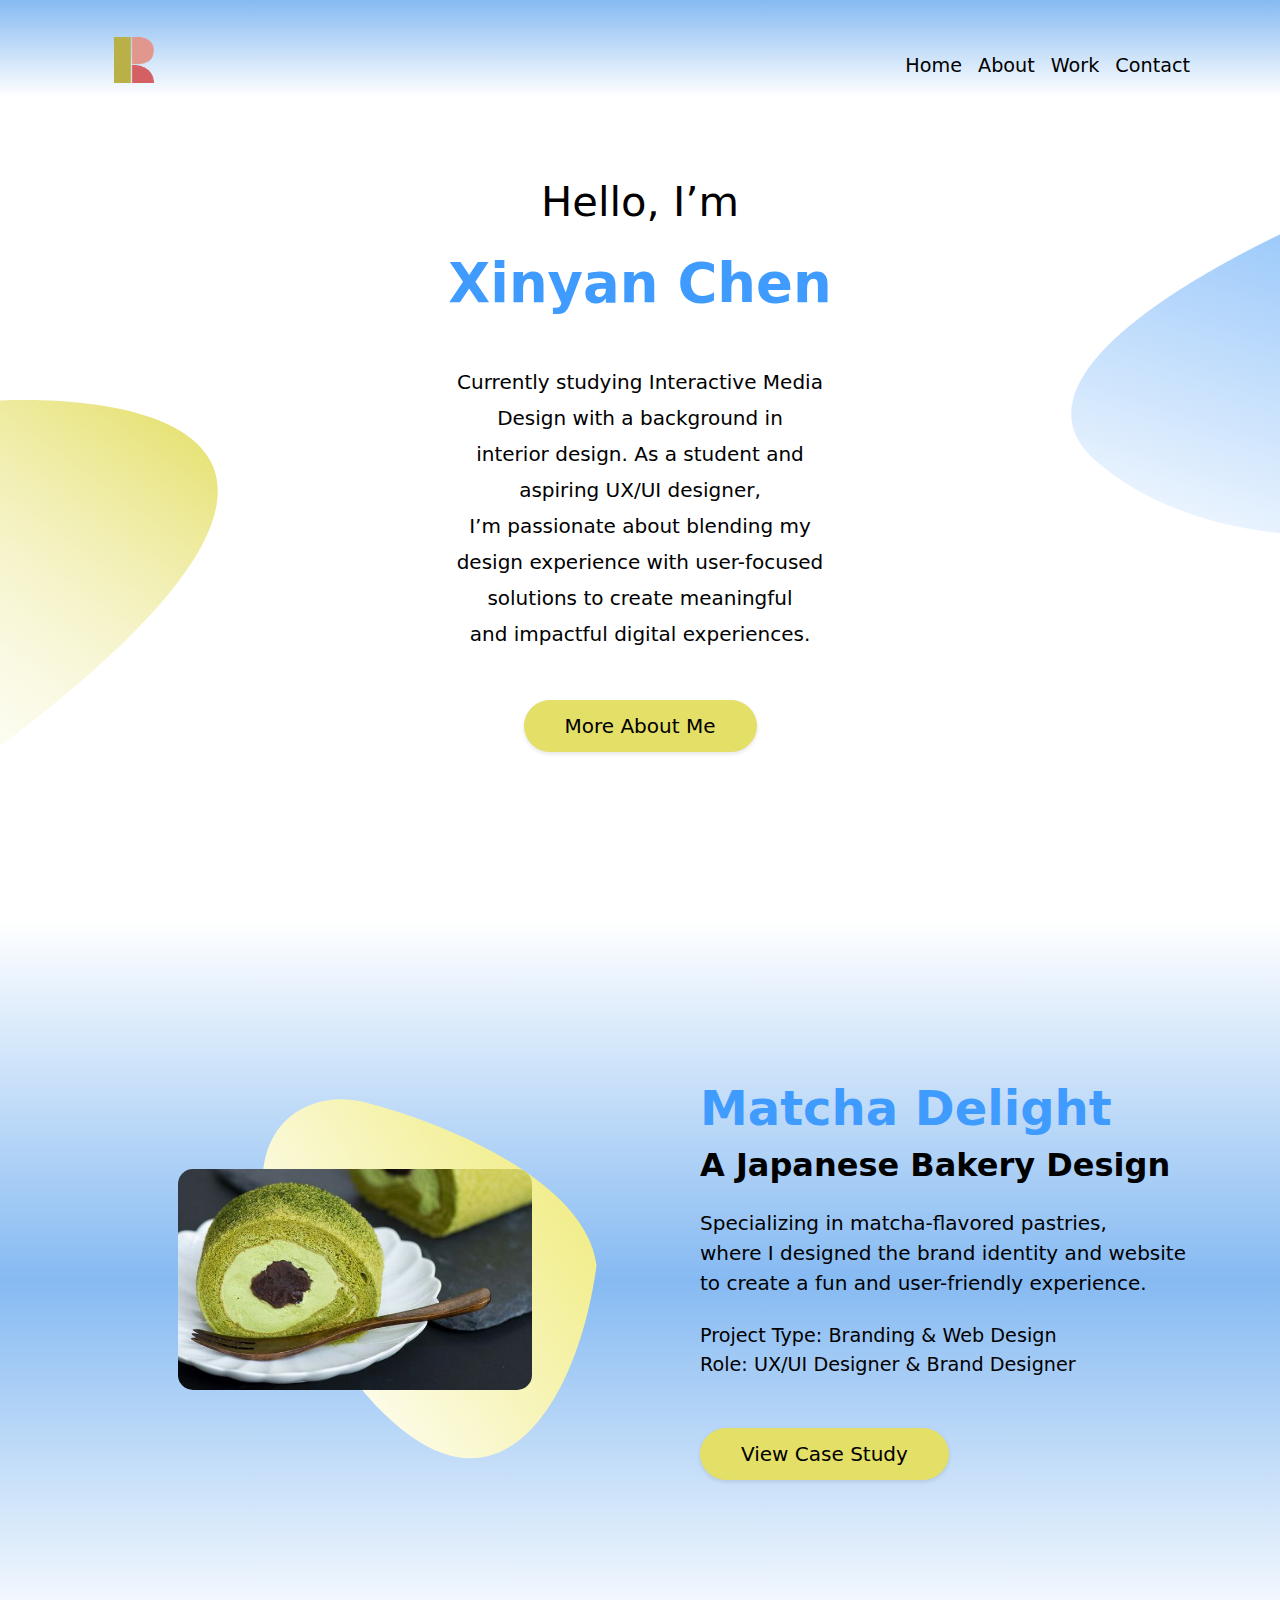
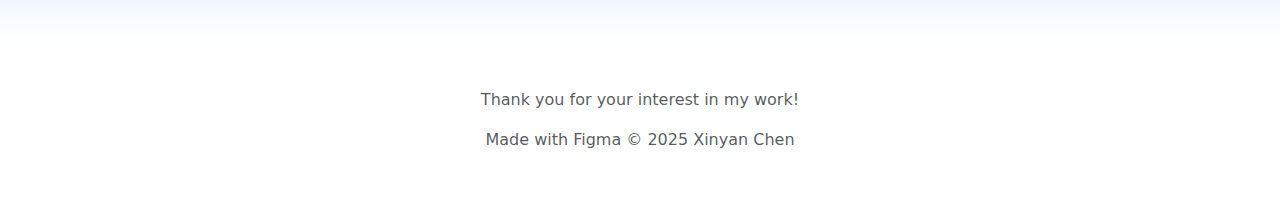
<file: index.html>
<!DOCTYPE html>
<html lang="en">

<head>
    <meta charset="UTF-8">
    <meta name="viewport" content="width=device-width, initial-scale=1.0">
    <title>Portfolio</title>
    <!-- Accessibility: Add skip link -->
    <link rel="stylesheet" href="./css/main.css">
    <style>
        .skip-link {
            position: absolute;
            top: -40px;
            left: 0;
            background: #000;
            color: #e994b9;
            padding: 8px;
            z-index: 100;
        }
        .skip-link:focus {
            top: 0;
        }
    </style>
    <!-- Bootstrap CSS -->
    <link href="https://cdn.jsdelivr.net/npm/bootstrap@5.3.3/dist/css/bootstrap.min.css" rel="stylesheet"
        integrity="sha384-QWTKZyjpPEjISv5WaRU9OFeRpok6YctnYmDr5pNlyT2bRjXh0JMhjY6hW+ALEwIH" crossorigin="anonymous">
    <!-- Bootstrap icons -->
    <link rel="stylesheet" href="https://cdn.jsdelivr.net/npm/bootstrap-icons@1.11.3/font/bootstrap-icons.min.css">
    <!-- Custom CSS -->
    <link rel="stylesheet" href="./css/main.css">

</head>

<body>
     <!-- Accessibility: Add skip to main content link -->
     <a href="#main-content" class="skip-link">Skip to main content</a>

    <header>
        <nav class="navbar navbar-expand-xl custom-navbar">
            <div class="container-xl">

                <a class="navbar-brand order-1" href="#">
                    <img src="./images/logo.png" alt="My portfolio logo" width="40">
                </a>

                <!-- 汉堡菜单按钮：在中小屏幕时显示，靠左 -->
                <button class="navbar-toggler" type="button" data-bs-toggle="collapse"
                    data-bs-target="#navbarSupportedContent" aria-controls="navbarSupportedContent"
                    aria-expanded="false" aria-label="Toggle navigation">
                    <span class="navbar-toggler-icon"></span>
                </button>

                <!-- 导航菜单：大屏显示在右，中小屏隐藏在汉堡里 -->
                <div class="collapse navbar-collapse order-lg-2" id="navbarSupportedContent">
                    <ul class="navbar-nav ms-auto mb-2 mb-lg-0">
                        <li class="nav-item">
                            <a class="fs-6 nav-link home-link" aria-current="page" href="#">Home</a>
                        </li>
                        <li class="nav-item">
                            <a class="fs-6 nav-link" href="about.html">About</a>
                        </li>
                        <li class="nav-item">
                            <a class="fs-6 nav-link" href="#work">Work</a>
                        </li>
                        <li class="nav-item">
                            <a class="fs-6 nav-link" href="contact.html">Contact</a>
                        </li>
                    </ul>
                </div>
            </div>
        </nav>
    </header>

    <main>
        <!-- Introduction Section -->
        <section id="intro" class="intro-section d-flex align-items-center justify-content-center text-center pb-2">
            <div class="container-xl">
                <h3 class="fs-3 mb-4 ">Hello, I’m</h3>
                <h1 class="fs-1 mb-5">Xinyan Chen</h1>
                <p class="lead mb-5">
                    Currently studying Interactive Media<br>
                    Design with a background in <br>
                    interior design. As a student and <br>
                    aspiring UX/UI designer,<br>
                    I’m passionate about blending my <br>
                    design experience with user-focused<br>
                    solutions to create meaningful<br>
                    and impactful digital experiences.
                </p>
                <a class="btn btn-custom btn-lg" href="/portfolio/about.html">More About Me</a>
            </div>
        </section>

        <!-- Case Section -->
        <section id="case" class="case-section ">
            <div class="container-xl">
                <div class="row">
                    <div class="case-image-section col-12 col-md-6 mb-5 mb-md-0">
                        <div class="case-image">
                            <img src="./images/matcha.png" alt="A image of Matcha delight bakery project">
                        </div>
                    </div>   
                    <div class="case-content-section col-12 col-md-6 d-flex justify-content-center align-items-center col-md-6 ps-md-5">
                        <div class="case-content">
                            <div>
                                <h2 class="fs-2 ">Matcha Delight</h2>
                                <h4 class="fs-4 mb-4">A Japanese Bakery Design</h3>
                            </div>
                            <div>
                                <p class="lead fs-5 mb-4">Specializing in matcha-flavored pastries,<br>
                                where I designed the brand identity and website<br>
                                to create a fun and user-friendly experience.</p>
                            </div>
                            <div>
                                <p class="fs-6 mb-4 pb-4">Project Type: Branding & Web Design<br>
                                Role: UX/UI Designer & Brand Designer</p>
                             <div class="d-flex justify-content-center justify-content-md-start mt-3">
                                 <a class="btn btn-case btn-custom btn-lg" href="" aria-label="View full case study of Matcha Delight project">View Case Study</a>
                             </div>
                    </div>
                </div>
            </div>
        </section>
    </main>

    <footer class="text-black text-center" role="contentinfo">
        <div class="container-xl pt-5 pb-5">
            <p class="text-muted">Thank you for your interest in my work!</p>
            <p class="text-muted">Made with Figma © 2025 Xinyan Chen</p>
        </div>
    </footer>

    <!-- Bootstrap JS -->
    <script src="https://cdn.jsdelivr.net/npm/bootstrap@5.3.3/dist/js/bootstrap.bundle.min.js"
        integrity="sha384-YvpcrYf0tY3lHB60NNkmXc5s9fDVZLESaAA55NDzOxhy9GkcIdslK1eN7N6jIeHz"
        crossorigin="anonymous"></script>
</body>

</html>
</file>
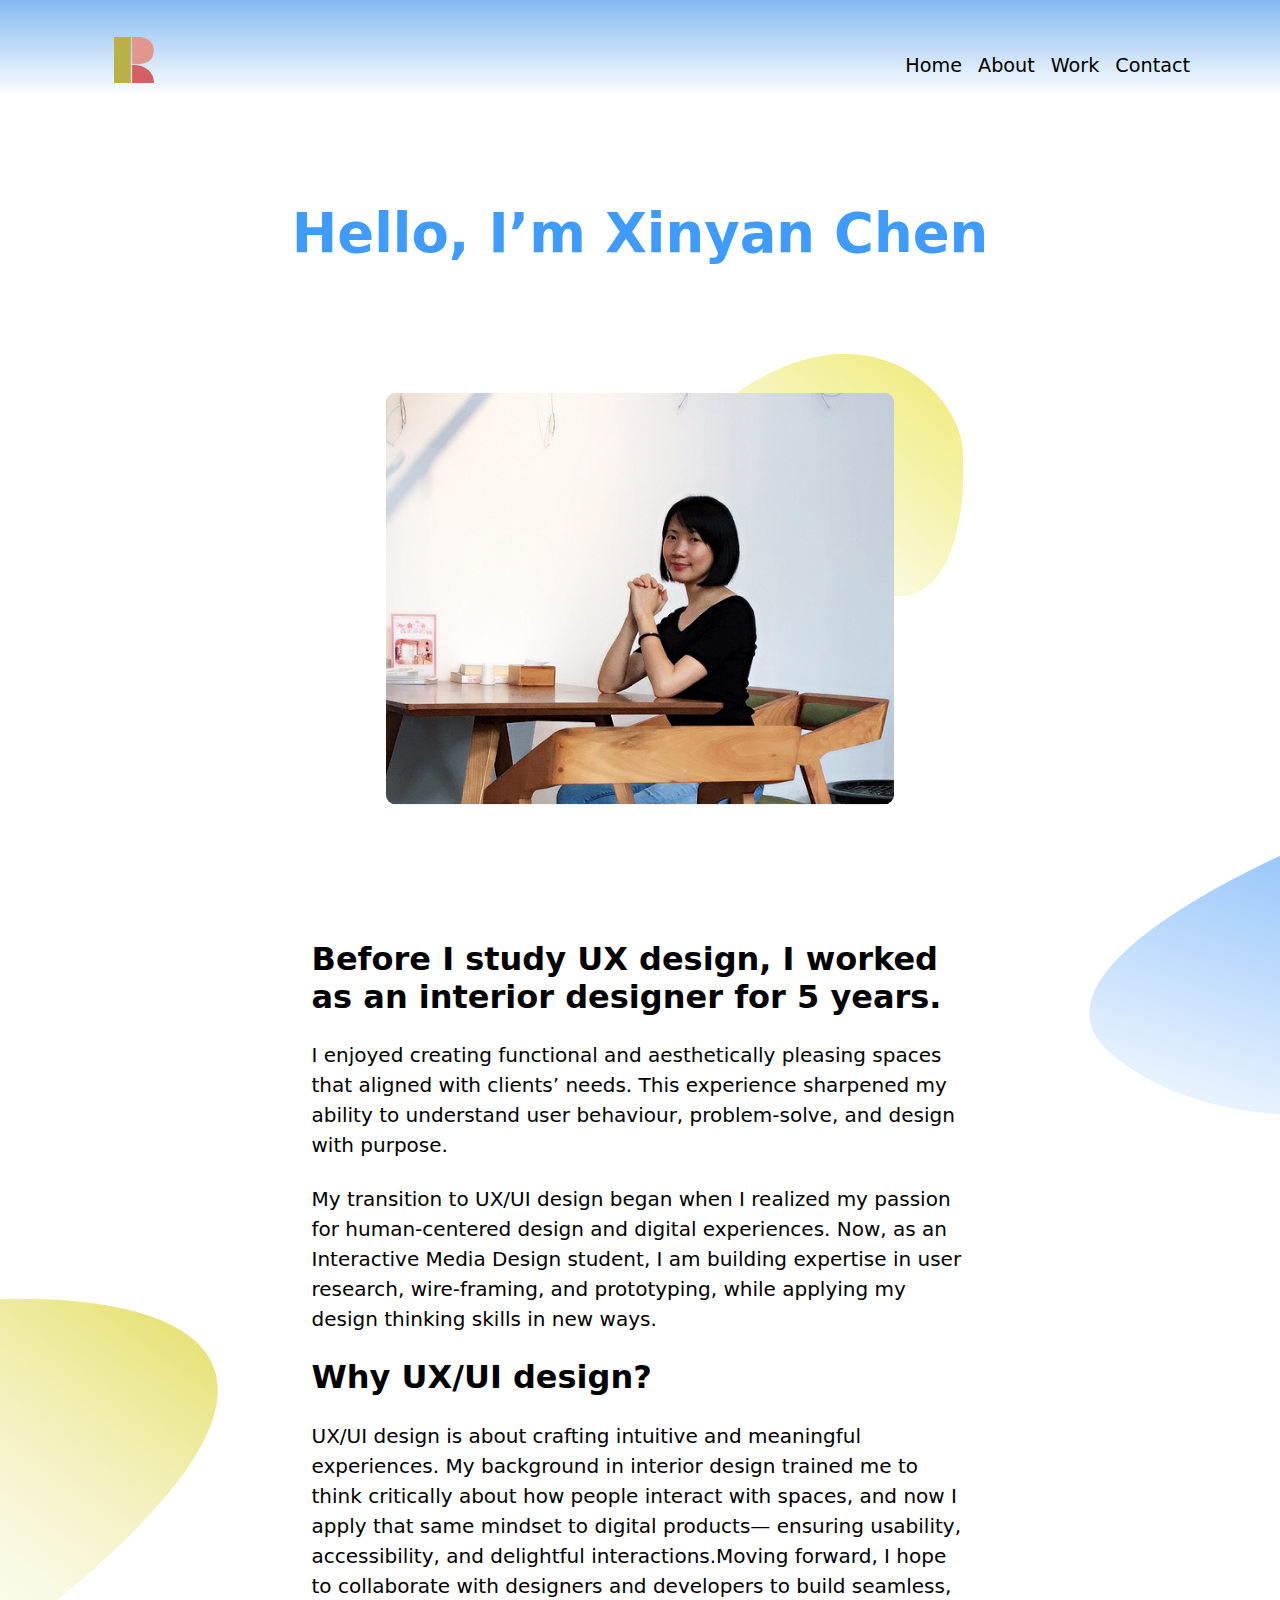
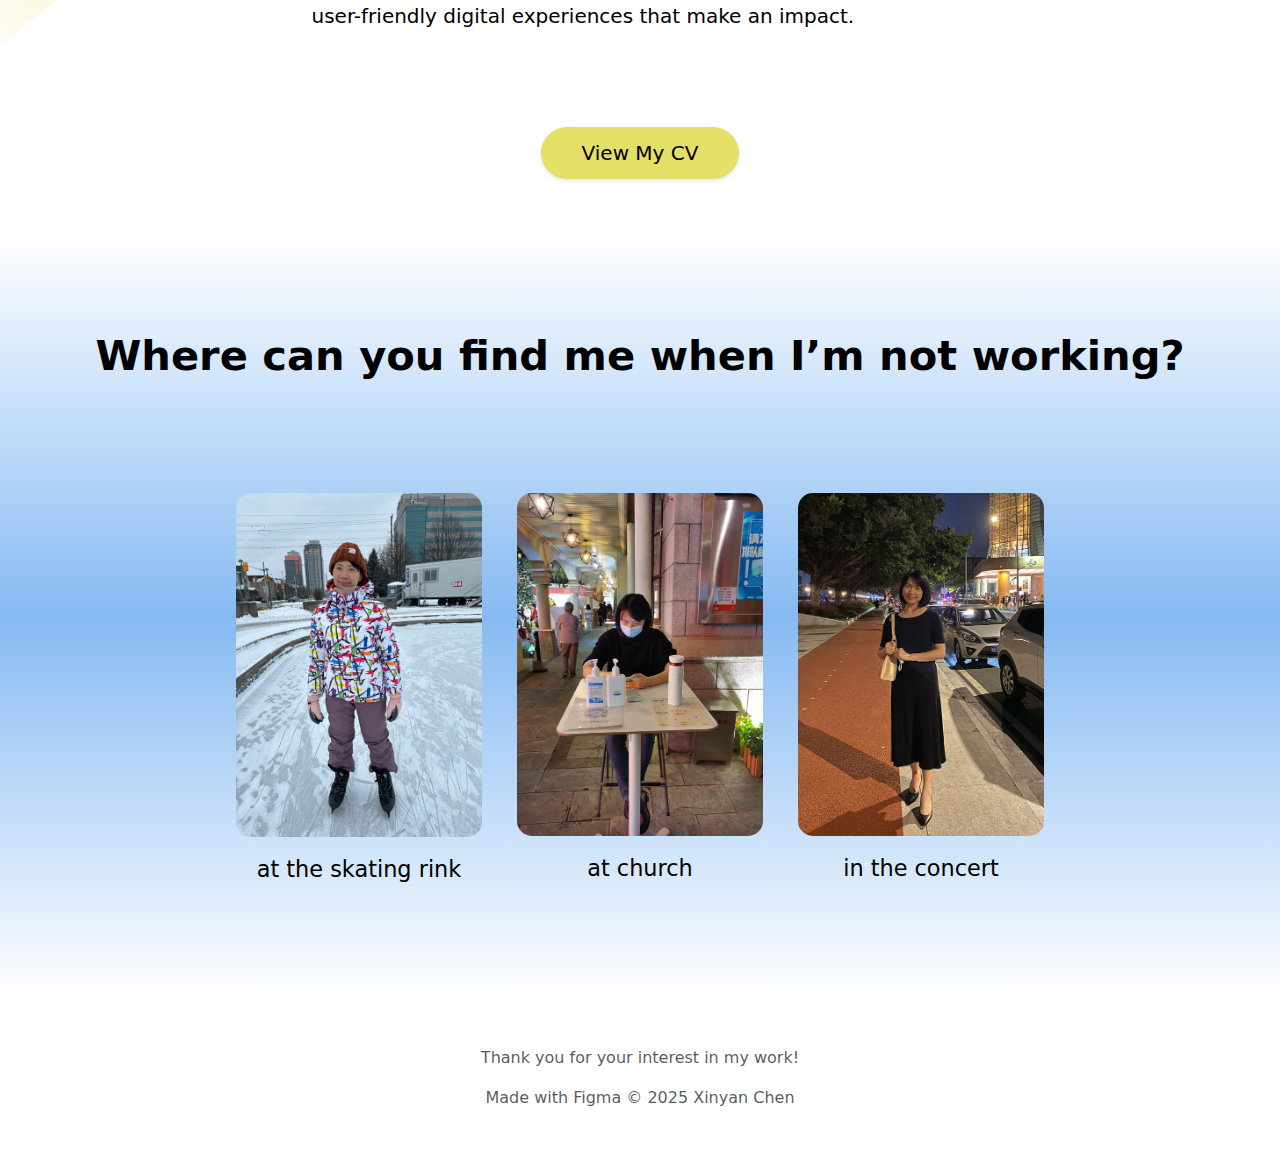
<file: about.html>
<!DOCTYPE html>
<html lang="en">

<head>
    <meta charset="UTF-8">
    <meta name="viewport" content="width=device-width, initial-scale=1.0">
    <title>Portfolio</title>
    <!-- Accessibility: Add skip link -->
    <link rel="stylesheet" href="./css/main.css">
    <style>
        .skip-link {
            position: absolute;
            top: -40px;
            left: 0;
            background: #000;
            color: #e49aba;
            padding: 8px;
            z-index: 100;
        }
        .skip-link:focus {
            top: 0;
        }
    </style>
    <!-- Bootstrap CSS -->
    <link href="https://cdn.jsdelivr.net/npm/bootstrap@5.3.3/dist/css/bootstrap.min.css" rel="stylesheet"
        integrity="sha384-QWTKZyjpPEjISv5WaRU9OFeRpok6YctnYmDr5pNlyT2bRjXh0JMhjY6hW+ALEwIH" crossorigin="anonymous">
    <!-- Bootstrap icons -->
    <link rel="stylesheet" href="https://cdn.jsdelivr.net/npm/bootstrap-icons@1.11.3/font/bootstrap-icons.min.css">
    <!-- Custom CSS -->
    <link rel="stylesheet" href="./css/about.css">

</head>

<body>
        <!-- Accessibility: Add skip to main content link -->
        <a href="#main-content" class="skip-link">Skip to main content</a>
    <header>
        <nav class="navbar navbar-expand-xl custom-navbar">
            <div class="container-xl">

                <a class="navbar-brand order-1" href="index.html">
                    <img src="./images/logo.png" alt="My portfolio logo" width="40">
                </a>

                <!-- 汉堡菜单按钮：在中小屏幕时显示，靠左 -->
                <button class="navbar-toggler" type="button" data-bs-toggle="collapse"
                    data-bs-target="#navbarSupportedContent" aria-controls="navbarSupportedContent"
                    aria-expanded="false" aria-label="Toggle navigation">
                    <span class="navbar-toggler-icon"></span>
                </button>

                <!-- 导航菜单：大屏显示在右，中小屏隐藏在汉堡里 -->
                <div class="collapse navbar-collapse order-lg-2" id="navbarSupportedContent">
                    <ul class="navbar-nav ms-auto mb-2 mb-lg-0">
                        <li class="nav-item">
                            <a class="fs-6 nav-link home-link" aria-current="page" href="index.html">Home</a>
                        </li>
                        <li class="nav-item">
                            <a class="fs-6 nav-link" href="#">About</a>
                        </li>
                        <li class="nav-item">
                            <a class="fs-6 nav-link" href="#work">Work</a>
                        </li>
                        <li class="nav-item">
                            <a class="fs-6 nav-link" href="contact.html">Contact</a>
                        </li>
                    </ul>
                </div>
            </div>
        </nav>
    </header>

    <main>
        <!-- About Section -->
        <section id="about"
            class="about-section d-flex align-items-center justify-content-center text-center pb-2 mt-md-5 mt-5 ">
            <div class="container-xl">
                <h1 class="heading-title fs-1 mt-md-5 pt-md-2 pb-md-2 mt-3 pt-1 pb-5">Hello, I’m Xinyan Chen</h2>

                <div class="about-image-section d-flex justify-content-center align-items-center mb-md-4">
                    <div class="about-image position-relative">
                        <img src="./images/portrait-2.png" alt="My portrait">
                    </div>
                </div>
                <div class="row justify-content-center">
                    <div class="about-content-section col-12 col-md-7 mx-auto text-start px-md-1">
                        <div class="about-content">
                            <h4 class="fs-4 mb-4">Before I study UX design, I worked as an interior designer for 5
                                years.</h4>
                            <p class="lead mb-4">I enjoyed creating functional and aesthetically pleasing spaces
                                that
                                aligned with clients’ needs. This experience sharpened my ability to understand user
                                behaviour,
                                problem-solve, and design with purpose.</p>
                            <p class="lead mb-4">My transition to UX/UI design began when I realized my passion for
                                human-centered design and digital experiences. Now, as an Interactive Media Design
                                student,
                                I am building expertise in user research, wire-framing, and prototyping, while applying
                                my design
                                thinking skills in new ways.</p>
                            <h4 class="fs-4 mb-4">Why UX/UI design?</h4>
                            <p class="lead mb-md-5">UX/UI design is about crafting intuitive and meaningful experiences. My background in
                                interior design trained me
                                to think critically about how people interact with spaces, and now I apply that same
                                mindset to digital products—
                                ensuring usability, accessibility, and delightful interactions.Moving forward, I hope to
                                collaborate with designers
                                and developers to build seamless, user-friendly digital experiences that make an impact.
                            </p>
                        </div>
                    </div>
                </div>
                <a class="btn btn-custom btn-lg mt-md-5" href="#about">View My CV</a>
            </div>
        </section>
<!-- Hobby Section -->
        <section id="hobby" class="hobby-section d-flex align-items-center justify-content-center text-center mt-5 pb-5 pt-md-5">
            <div class="container-xl">
                <h3 class="heading-title-2 fs-3 mb-4 mt-5 pb-md-5">Where can you find me when I’m not working?</h3>
                <div class="row justify-content-center pt-md-3 gx-2 gy-4">

                    <div class="col-12 col-md-3 pt-4 pb-4">
                        <div class="skate">
                            <img src="./images/skating-560x.png" alt="An image at the skating rink" class="img-fluid hobby-img">
                            <p class="fs-5 mt-3 mb-4">at the skating rink</p>
                        </div>
                    </div>

                    <div class="col-12 col-md-3 pt-4 mb-4">
                        <div class="church">
                            <img src="./images/church-560x.png" alt="An image at church" class="img-fluid hobby-img">
                            <p class="fs-5 mt-3 mb-4">at church</p>
                        </div>
                    </div>

                    <div class="col-12 col-md-3 pt-4 mb-4">
                        <div class="concert">
                            <img src="./images/concert-560x.png" alt="An image in the concert" class="img-fluid hobby-img">
                            <p class="fs-5 mt-3 pb-4">in the concert</p>
                        </div>
                    </div>
                </div>
            </div>
        </section>

    </main>

    <footer class="text-black text-center" role="contentinfo">
        <div class="container-xl pt-5 pb-5">
            <p class="text-muted">Thank you for your interest in my work!</p>
            <p class="text-muted">Made with Figma © 2025 Xinyan Chen</p>
        </div>
    </footer>

    <!-- Bootstrap JS -->
    <script src="https://cdn.jsdelivr.net/npm/bootstrap@5.3.3/dist/js/bootstrap.bundle.min.js"
        integrity="sha384-YvpcrYf0tY3lHB60NNkmXc5s9fDVZLESaAA55NDzOxhy9GkcIdslK1eN7N6jIeHz"
        crossorigin="anonymous"></script>
</body>

</html>
</file>
<file: css/main.css>
:root{
  color: #409BFF; 
  --bs-primary:#409BFF;
    --bs-primary-rgb:134, 186, 242;
    --bs-secondary:#E4DF67;
    --bs-secondary-rgb:228, 234, 221;
    --bs-body-color:#000;
   
}


footer a{
    color:inherit;
}

/* ---------------------------------------------------------------- */
/* 设置 btn-custom 类的按钮样式 */
.btn-custom {
  background-color: var(--bs-secondary); /* 设置按钮背景色为 #E4DF67 */
  color: #000; /* 设置按钮文字颜色为黑色 */
  border-color: var(--bs-secondary); /* 设置按钮边框颜色 */
  border-radius: 50px; /* 设置圆角，左右两边为半圆 */
  padding: 10px 40px; /* 增加按钮的左右内边距，避免文字靠得太近 */
  box-shadow: 0px 2px 4px rgba(0, 0, 0, 0.1); /* 添加按钮下方阴影 */
  display: inline-flex; /* 使用 flexbox 使文字居中 */
  justify-content: center; /* 水平居中 */
  align-items: center; /* 垂直居中 */
  width: auto; /* 自动调整按钮宽度 */
}

/* 设置鼠标悬停时的效果 */
.btn-custom:hover {
  background-color: #d4cf3c; /* 悬停时背景色变为稍微暗一些的黄色 */
  border-color: #d4cf3c; /* 悬停时边框颜色也变为暗黄色 */
}

/* 设置点击时的效果 */
.btn-custom:active {
  background-color:  #d4cf3c; /* 点击时背景色与悬停效果相同 */
  border-color:  #d4cf3c; /* 点击时边框颜色与悬停一致 */
}

/* 设置键盘跳转时的可视焦点样式 */
.btn-custom:focus {
  background-color: #d4cf3c; /* 与 hover/active 保持一致的高可见背景色 */
  border-color: #d4cf3c;
  color: #000; /* 保持文字颜色对比度 */
  outline: 3px solid #409BFF; /* 添加明显的外框，辅助视觉提示 */
  outline-offset: 3px; /* 让外框略微离开按钮边缘，更易辨识 */
}

/* ---------------------------------------------------------------- */

.fs-1 {
  font-size: 3.4rem !important;/* 或者任何你希望的更大尺寸 */
  color: #409BFF; 
  font-weight: bold;
}

.fs-2 {
  font-size: 3rem !important; 
  color: #409BFF;
  font-weight: bold; 
}

.fs-3 {
  font-size: 2.6rem !important;
}

.fs-4 {
  font-size: 2rem !important; 
  color: inherit; 
  font-weight: bold;
}

.fs-5 {
  font-size: 0.9rem; 
}

.fs-6 {
  font-size: 1.2rem !important; 

}

.P {
  font-size: 1.2rem; 
}
/* ---------------------------------------------------------------- */

/* 自定义导航栏背景：上蓝下透明 */
.custom-navbar {
    background: linear-gradient(to bottom, rgb(134, 186, 242), rgb(255, 255, 255));
  } 

  .navbar-nav .nav-link {
    color: #000 !important; /* 默认黑色 */
  }
  
  /* 当前激活链接加粗 */
  .navbar-nav .nav-link.active {
    font-weight: bold;
  }
  
  /* 点击时显示蓝色边框 */
.navbar-nav .nav-link:focus {
  color: #409BFF; 
  border: 2px solid #409BFF;
  background-color: rgba(71, 142, 248, 0.068); /* 可选，增加轻微背景感 */
  padding: 6px 12px; /* 控制文字与边框的间距：上下6px，左右12px */
  border-radius: 5px; /* 可选，圆角更好看 */
  }
  
  /* 鼠标 hover 时也可以有轻微蓝色反馈 */
  .navbar-nav .nav-link:hover {
    color: #409BFF !important;
  }
/* 汉堡图标变蓝 */
.navbar-toggler-icon {
    background-image: url("data:image/svg+xml,%3csvg xmlns='http://www.w3.org/2000/svg' viewBox='0 0 30 30'%3e%3cpath stroke='%230d6efd' stroke-width='2' d='M4 7h22M4 15h22M4 23h22'/%3e%3c/svg%3e");
  }

/* ---------------------------------------------------------------- */


  /* 设置 Logo和nav汉堡包 边距 */
 
  .navbar-brand {
    margin-left: 2rem;
  }

  /* 在平板和手机屏幕时，汉堡包左边距为 20px */
  @media (max-width: 1199px) {
    .navbar-toggler {
      margin-left: 1rem;
      text-align: center;
      margin-top: 2rem; 
    }

    .navbar-brand {
        margin: 0 auto; /* 水平居中 */
        top: 2rem; ;
        position: absolute;
        left: 50%;
        transform: translateX(-50%);
      }

  }
/* 保证下拉菜单中的 Logo 在上方，导航项在下方 */
.navbar-collapse {
    display: flex;
    flex-direction: column; /* 使 Logo 和导航项垂直排列 */
    align-items: center; /* 让 Logo 和导航项都居中 */
    justify-content: flex-start; /* 使 Logo 位于上方，导航项在 Logo 下方 */
}


  /* 导航项 */
  .navbar-nav {
    width: 100%;
    display: flex;
    flex-direction: column; /* 让导航项垂直排列 */
    align-items: center; /* 居中导航项 */
    justify-content: flex-start; /* 保证导航项从顶部开始 */
    padding-top: 20px;
  }


 /* 在大屏幕时确保导航菜单右对齐 */
@media (min-width: 1200px) {
    .navbar-nav {
        display: flex;
        justify-content: flex-end; /* 确保导航菜单靠右 */
        margin-top: 1rem; 
    }
  
    .navbar-toggler {
        display: none; /* 隐藏汉堡包按钮 */
    }

    .navbar-brand {
      margin-right: auto; /* 确保 Logo 位于最左边 */
      margin-top: 1.5rem; 
    }
}

/* ---------------------------------------------------------------- */
.intro-section {
  margin-top: 5rem;
  margin-bottom: 10rem;  
  /* 减少与 navbar 的距离 */
}

.intro-section p {
  line-height: 1.8;

}

@media (min-width: 768px) {
  .intro-section {
    padding-left: 6rem;
    padding-right: 6rem;
  }
}

@media (min-width: 1200px) {
  .intro-section {
    padding-left: 6rem;
    padding-right: 6rem;
  }
}


.intro-section {
  display: flex;
  justify-content: center; /* 水平居中 */
  align-items: center;      /* 垂直居中 */
  text-align: center;       /* 让文字居中 */
  position: relative;
  background-image: url(../images/background-1.svg), url(../images/background-2.svg);
  background-position: 20px bottom, calc(100% - 20px) top; /* 控制图形的位置 */
  background-repeat: no-repeat; /* 防止图形重复 */
  background-size: 300px 300px, 300px 300px; /* 固定图形大小 */
  
}

/* 使用媒体查询确保当屏幕宽度大于 1200px 时，背景图不会被拉伸 */
@media (min-width: 1200px) {
  .intro-section {
      background-size: 360px 360px, 360px 360px; /* 固定图形大小 */
      background-position:
      calc(50% - 360px - 180px) bottom, /* 左图 */
      calc(50% + 360px + 180px) top;   /* 右图 */
  }
}

@media (min-width: 768px) and (max-width: 1199px) {
  .intro-section {
    background-size: 25% auto, 25% auto; /* 背景图大小在小屏幕上自适应 *
    background-position: left bottom, right top; /* 贴边对齐 */
  }
}


/* 另外，如果需要让背景图在小屏幕上自适应扩展，则可以调整小屏幕下的背景图大小 */
@media (max-width: 767px) {
  .intro-section {
      background-size: 25% auto, 25% auto; /* 背景图大小在小屏幕上自适应 */
      background-position: left, right top; /* 贴边对齐 */
  }
}

/* ---------------------------------------------------------------- */

.case-section {
  background: linear-gradient(to bottom, rgb(255, 255, 255), rgb(134, 186, 242), rgb(255, 255, 255));
} 

.case-image-section {
  display: flex;
  justify-content: center;
  align-items: center;
}

.case-image {
  display: flex;
  justify-content: center;
  align-items: center;
  position: relative;
}

.case-image img {
  width: 100%; /* 确保图片在容器内自适应 */
  height: auto; /* 保持图片的比例 */
  border-radius: 15px; /* 如果需要圆角，可以加上这个 */
  z-index: 1; 
}

.case-image::after {
  background-image: url('../images/Vector-5.svg'); 
  content: "";
  position: absolute;
  background-size: contain;
  background-repeat: no-repeat;
  z-index: 0;
}

@media (min-width: 1200px) {

  .case-image {
    width: 65%;
  }
  
  .case-image::after {
    top: -70px;
    right: -90px;
    width: 360px; /* 你可以调整 */
    height: 360px; 
  }
  }

@media (min-width: 768px) and (max-width: 1199px) {
  .case-image {
    width: 65%; /* 调整case-image的宽度，让它根据屏幕适当缩小 */
  }

  .case-image::after {
    top: -50px;
    right: -50px;
    width: 200px; /* 你可以调整 */
    height: 200px; 
  }
}

@media (max-width: 767px) {
  .case-content-section  {
    padding-left: 2rem;
    padding-right: 2rem;
    text-align: center;  /* 确保文本居中 */
    display: flex;
    flex-direction: column; /* 使内容竖直排列 */
    justify-content: center;
    align-items: center;
  }

  .case-image {
    width: 80%;
  }
  
  .case-image::after {
    top: -50px;
    right: -50px;
    width: 250px; /* 你可以调整 */
    height: 250px; 
  }

  .fs-2 {
    font-size: 250% !important; /* 相对于父元素字体大小缩小 */
  }

  .fs-4 {
    font-size: 140% !important; /* 相对于父元素字体大小缩小 */
  }

  .fs-5 {
    font-size: 85% !important; /* 相对于父元素字体大小缩小 */
  }

  .fs-6 {
    font-weight: normal !important;; /* 在小屏幕下取消加粗 */
  }
}

.case-section {
  padding-top: 3rem;  /* 默认情况下的顶部内边距 */
  padding-bottom: 3rem;  /* 默认情况下的底部内边距 */
}

@media (max-width: 767px) {
  .case-section {
    padding-top: 4rem;  /* 平板及更大的屏幕上的顶部内边距 */
    padding-bottom: 4rem;  /* 平板及更大的屏幕上的底部内边距 */
  }
}

@media (min-width: 768px) {
  .case-section {
    padding-top: 4rem;  /* 平板及更大的屏幕上的顶部内边距 */
    padding-bottom: 4rem;  /* 平板及更大的屏幕上的底部内边距 */
  }
}

@media (min-width: 1200px) {
  .case-section {
    padding-top: 10rem;  /* 大屏幕上的顶部内边距 */
    padding-bottom: 10rem;  /* 大屏幕上的底部内边距 */
  }
}
</file>
<file: css/about.css>
:root {
    color: #409BFF;
    --bs-primary: #409BFF;
    --bs-primary-rgb: 134, 186, 242;
    --bs-secondary: #E4DF67;
    --bs-secondary-rgb: 228, 234, 221;
    --bs-body-color: #000;

}


footer a {
    color: inherit;
}

/* ---------------------------------------------------------------- */
/* 设置 btn-custom 类的按钮样式 */
.btn-custom {
    background-color: var(--bs-secondary);
    /* 设置按钮背景色为 #E4DF67 */
    color: #000;
    /* 设置按钮文字颜色为黑色 */
    border-color: var(--bs-secondary);
    /* 设置按钮边框颜色 */
    border-radius: 50px;
    /* 设置圆角，左右两边为半圆 */
    padding: 10px 40px;
    /* 增加按钮的左右内边距，避免文字靠得太近 */
    box-shadow: 0px 2px 4px rgba(0, 0, 0, 0.1);
    /* 添加按钮下方阴影 */
    display: inline-flex;
    /* 使用 flexbox 使文字居中 */
    justify-content: center;
    /* 水平居中 */
    align-items: center;
    /* 垂直居中 */
    width: auto;
    /* 自动调整按钮宽度 */
}

/* 设置鼠标悬停时的效果 */
.btn-custom:hover {
    background-color: #d4cf3c;
    /* 悬停时背景色变为稍微暗一些的黄色 */
    border-color: #d4cf3c;
    /* 悬停时边框颜色也变为暗黄色 */
}

/* 设置点击时的效果 */
.btn-custom:active {
    background-color: #d4cf3c;
    /* 点击时背景色与悬停效果相同 */
    border-color: #d4cf3c;
    /* 点击时边框颜色与悬停一致 */
}

/* 设置键盘跳转时的可视焦点样式 */
.btn-custom:focus {
    background-color: #d4cf3c; /* 与 hover/active 保持一致的高可见背景色 */
    border-color: #d4cf3c;
    color: #000; /* 保持文字颜色对比度 */
    outline: 3px solid #409BFF; /* 添加明显的外框，辅助视觉提示 */
    outline-offset: 3px; /* 让外框略微离开按钮边缘，更易辨识 */
  }
  
/* ---------------------------------------------------------------- */

.fs-1 {
    font-size: 3.4rem !important;
    /* 或者任何你希望的更大尺寸 */
    color: #409BFF;
    font-weight: bold;
}

.fs-2 {
    font-size: 3rem !important;
    color: #409BFF;
    font-weight: bold;
}

.fs-3 {
    font-size: 2.6rem !important;
   
    font-weight: bold;
}

.fs-4 {
    font-size: 2rem !important;
    color: inherit;
    font-weight: bold;
}

.fs-5 {
    font-size: 1.4rem !important;
}

.fs-6 {
    font-size: 1.2rem !important;
}

.P {
    font-size: 1.2rem;
}

/* ---------------------------------------------------------------- */

/* 自定义导航栏背景：上蓝下透明 */
.custom-navbar {
    background: linear-gradient(to bottom, rgb(134, 186, 242), rgb(255, 255, 255));
}

.navbar-nav .nav-link {
    color: #000 !important;
    /* 默认黑色 */
}

/* 当前激活链接加粗 */
.navbar-nav .nav-link.active {
    font-weight: bold;
}

/* 点击时显示蓝色边框 */
.navbar-nav .nav-link:focus {
    color: #409BFF;
    border: 2px solid #409BFF;
    background-color: rgba(71, 142, 248, 0.068);
    /* 可选，增加轻微背景感 */
    padding: 6px 12px;
    /* 控制文字与边框的间距：上下6px，左右12px */
    border-radius: 5px;
    /* 可选，圆角更好看 */
}

/* 鼠标 hover 时也可以有轻微蓝色反馈 */
.navbar-nav .nav-link:hover {
    color: #409BFF !important;
}

/* 汉堡图标变蓝 */
.navbar-toggler-icon {
    background-image: url("data:image/svg+xml,%3csvg xmlns='http://www.w3.org/2000/svg' viewBox='0 0 30 30'%3e%3cpath stroke='%230d6efd' stroke-width='2' d='M4 7h22M4 15h22M4 23h22'/%3e%3c/svg%3e");
}

/* ---------------------------------------------------------------- */


/* 设置 Logo和nav汉堡包 边距 */

.navbar-brand {
    margin-left: 2rem;
}

/* 在平板和手机屏幕时，汉堡包左边距为 20px */
@media (max-width: 1199px) {
    .navbar-toggler {
        margin-left: 1rem;
        text-align: center;
        margin-top: 2rem;
    }

    .navbar-brand {
        margin: 0 auto;
        /* 水平居中 */
        top: 2rem;
        ;
        position: absolute;
        left: 50%;
        transform: translateX(-50%);
    }

}

/* 保证下拉菜单中的 Logo 在上方，导航项在下方 */
.navbar-collapse {
    display: flex;
    flex-direction: column;
    /* 使 Logo 和导航项垂直排列 */
    align-items: center;
    /* 让 Logo 和导航项都居中 */
    justify-content: flex-start;
    /* 使 Logo 位于上方，导航项在 Logo 下方 */
}


/* 导航项 */
.navbar-nav {
    width: 100%;
    display: flex;
    flex-direction: column;
    /* 让导航项垂直排列 */
    align-items: center;
    /* 居中导航项 */
    justify-content: flex-start;
    /* 保证导航项从顶部开始 */
    padding-top: 20px;
}


/* 在大屏幕时确保导航菜单右对齐 */
@media (min-width: 1200px) {
    .navbar-nav {
        display: flex;
        justify-content: flex-end;
        /* 确保导航菜单靠右 */
        margin-top: 1rem;
    }

    .navbar-toggler {
        display: none;
        /* 隐藏汉堡包按钮 */
    }

    .navbar-brand {
        margin-right: auto;
        /* 确保 Logo 位于最左边 */
        margin-top: 1.5rem;
    }
}


/* ---------------------------------------------------------------- */
.about-image-section {
    display: flex;
    justify-content: center; /* 水平居中 */
    align-items: center; /* 垂直居中 */
}
.about-image {
    position: relative;
    /* 关键：为 ::after 定位提供参考 */
    display: flex;
    justify-content: center; /* 水平居中 */
    align-items: center; /* 垂直居中 */
    width: 100%; /* 确保容器宽度占满父容器 */
}


.about-image img {
    width: 70%; /* 确保图片在容器内自适应 */
    height: auto; /* 保持图片的比例 */
    border-radius: 15px;/* 如果需要圆角，可以加上这个 */
    position: relative; /* ✨ 关键：添加这一行，才能让 z-index 生效 */
    z-index: 1;
}

.about-image::after {
    background-image: url('../images/Vector-6.svg');
    content: "";
    position: absolute;
    top: -60px;/* 控制在图像右上方露出一点 */
    right: 60px;
    width: 400px;/* 根据你背景图大小调整 */
    height: 400px;
    background-size: contain;
    background-repeat: no-repeat;
    z-index: 0;
}

/* 👉 手机屏幕时，标题/图片/段落缩小 */

@media (max-width: 767px) {
    .heading-title{
        transform: scale(0.7);
      }

   

    /* 缩放背景图大小，跟随图片缩放 */
    .about-image::after {
        width: 200px; /* 缩小背景图 */
        height: 200px;
        top: -40px; /* 调整位置 */
        right: 20px;
    }
    
    .about-content-section{
    transform: scale(0.8);
  }
}

/* 👉 平板时，标题/图片/段落缩小 */
@media (min-width: 768px) and (max-width: 1199px) {
    .about-image {
      transform: scale(0.7);
    }
  }

  /* 👉 大屏幕时，标题/图片/段落缩小 */
@media (min-width: 1200px) {
    .about-image {
      transform: scale(0.65);
    }
  }

/* ---------------------------------------------------------------- */


.about-section {
  background-image: url(../images/background-1.svg), url(../images/background-2.svg);
  background-position: 20px bottom, calc(100% - 20px) top; /* 控制图形的位置 */
  background-repeat: no-repeat; /* 防止图形重复 */
  background-size: 300px 300px, 300px 300px; /* 固定图形大小 */
  
}

/* 使用媒体查询确保当屏幕宽度大于 1200px 时，背景图不会被拉伸 */
@media (min-width: 1200px) {
  .about-section {
      background-size: 360px 360px, 300px 300px; /* 固定图形大小 */
      background-position:
      calc(50% - 360px - 180px) 90%, /* 左图 */
      calc(50% + 360px + 180px) 50%;   /* 右图 */
  }
}

@media (min-width: 768px) and (max-width: 1199px) {
  .about-section {
    background-size: 25% auto, 25% auto; 
    background-position: left 1100px, right 600px; 
  }
}


/* 另外，如果需要让背景图在小屏幕上自适应扩展，则可以调整小屏幕下的背景图大小 */
@media (max-width: 767px) {
  .about-section {
      background-size: 25% auto, 25% auto; /* 背景图大小在小屏幕上自适应 */
      background-position: left 1100px, right 600px; /* 贴边对齐 */
  }
}

/* ---------------------------------------------------------------- */

@media (max-width: 767px) {

    .heading-title-2 {
        transform: scale(0.8);
      }

}

.hobby-img {
  border-radius: 15px;
  max-width: 90%; 
  height: auto;
  display: block;
  margin-left: auto;
  margin-right: auto;
}


.hobby-section {
    background: linear-gradient(to bottom, rgb(255, 255, 255), rgb(134, 186, 242), rgb(255, 255, 255));
  }
</file>
